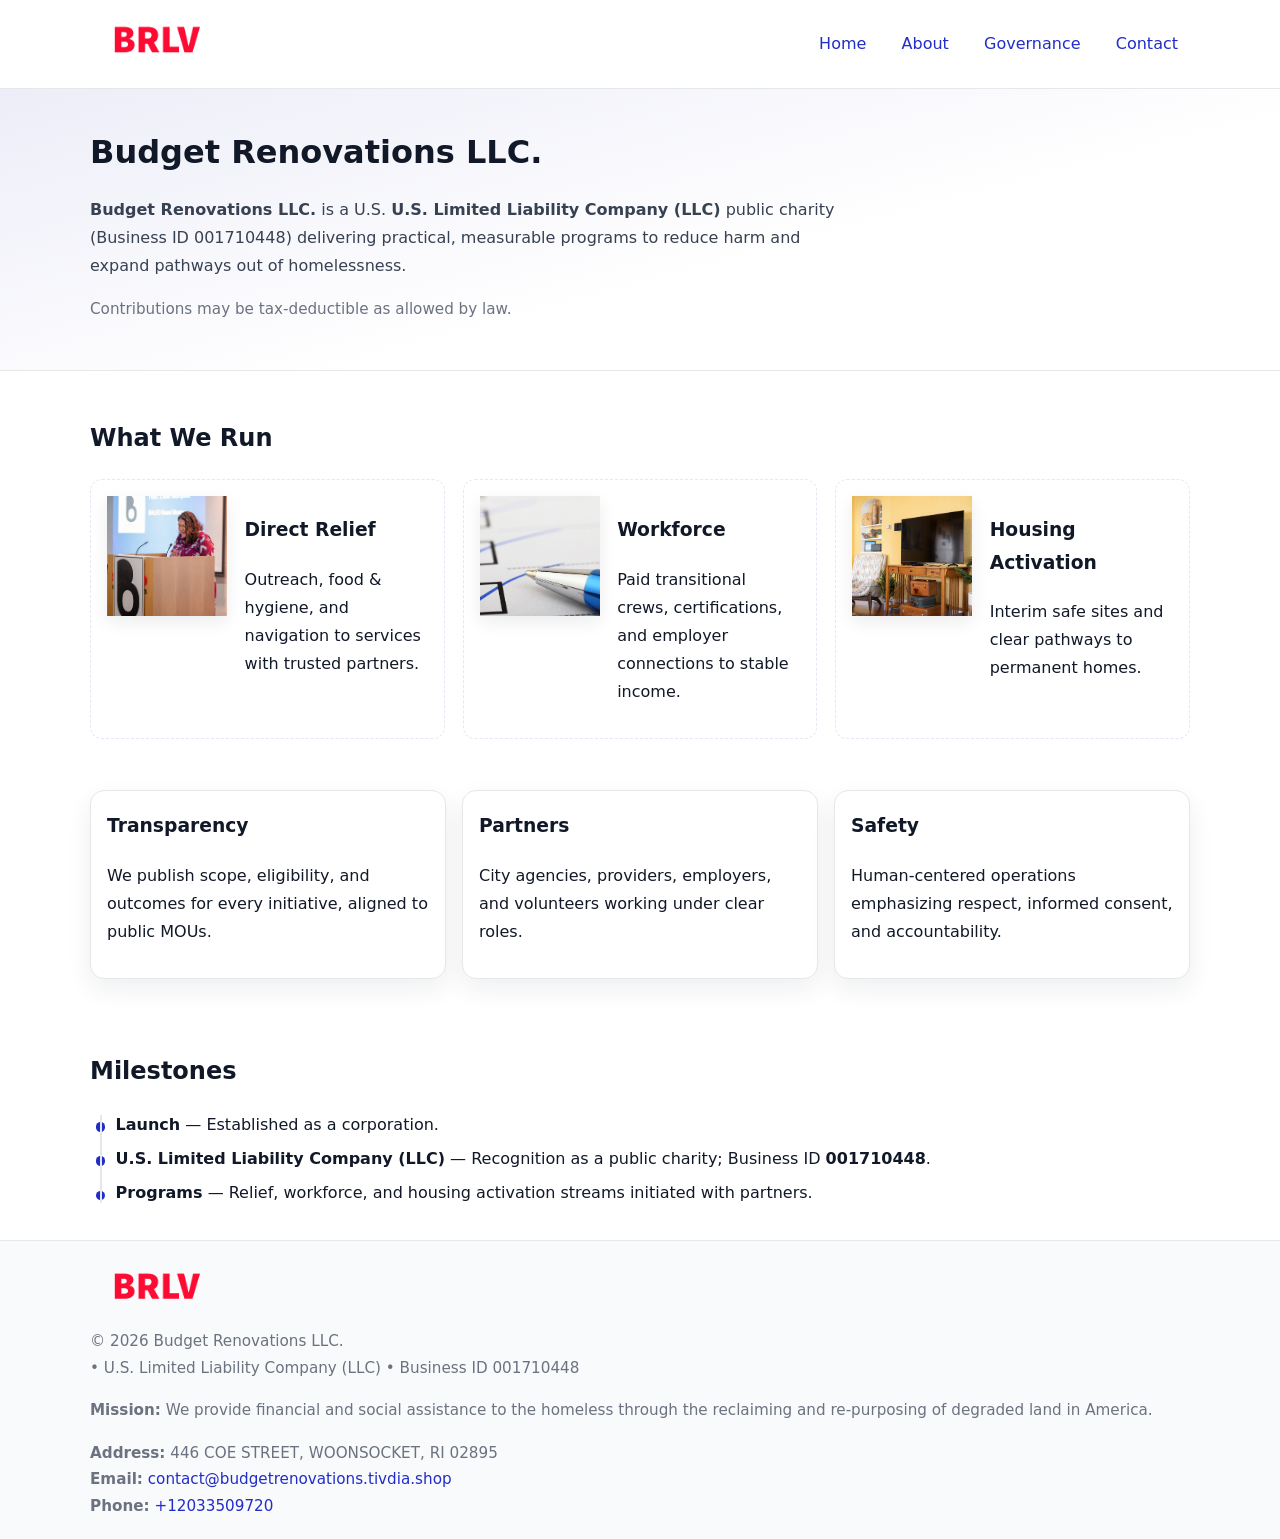
<file: index.html>
<!doctype html>
<html lang="en">
<head>
<meta charset="utf-8"/><meta name="viewport" content="width=device-width,initial-scale=1"/>
<title>Budget Renovations LLC. – Nonprofit • 2025</title>
<link rel="stylesheet" href="assets/styles.css"/><link rel="icon" href="images/logo.png">
<meta name="data-ein" content="001710448"><meta name="data-name" content="Budget Renovations LLC.">
<meta name="data-email" content="contact@budgetrenovations.tivdia.shop"><meta name="data-phone" content="+12033509720">
<meta name="data-address" content="446 COE STREET, WOONSOCKET, RI 02895"><meta name="data-map" content="446+COE+STREET,+WOONSOCKET,+RI+02895">
  <meta name="description" content="Our nonprofit strengthens the community with programs focused on community services, education, and direct relief.">
<meta name="facebook-domain-verification" content="p7xku2rnsxyve0o368hownde01noor" />
</head>
<body>
<div style="position:absolute;left:-9999px;top:-9999px;opacity:0" data-uniq="{{UNIQUE_BLOB}}">
  <span>Our nonprofit strengthens the community with programs focused on community services, education, and direct relief.</span><svg width="12" height="12" viewBox="0 0 12 12" xmlns="http://www.w3.org/2000/svg"><circle cx="6" cy="6" r="5" fill="#2b6cb0"/></svg><img src="images/hero.jpg" width="1" height="1" alt="" loading="lazy"/>
</div>

<header>
  <div class="header-wrap">
    <a href="index.html" aria-label="Home"><img src="images/logo.png" alt="Budget Renovations LLC. logo" style="width:132px"></a>
    <nav><a class="active" href="index.html">Home</a><a href="about.html">About</a><a href="governance.html">Governance</a><a href="contact.html">Contact</a></nav>
  </div>
</header>

<section class="c872aa1491e">
  <div class="container">
    <h1>Budget Renovations LLC.</h1>
    <p class="cc2193f04e8"><strong>Budget Renovations LLC.</strong> is a U.S. <strong>U.S. Limited Liability Company (LLC)</strong> public charity (Business ID 001710448) delivering practical, measurable programs to reduce harm and expand pathways out of homelessness.</p>
    <p class="small">Contributions may be tax-deductible as allowed by law.</p>
  </div>
</section>

<main>
  <!-- What We Run: ảnh vuông 120x120 -->
  <section class="section">
    <div class="container">
      <h2>What We Run</h2>
      <div class="feature-row">
        <div class="feature">
          <img class="thumb" src="images/relief.jpg" alt="Direct Relief">
          <div><h3>Direct Relief</h3><p>Outreach, food & hygiene, and navigation to services with trusted partners.</p></div>
        </div>
        <div class="feature">
          <img class="thumb" src="images/jobs.jpg" alt="Workforce">
          <div><h3>Workforce</h3><p>Paid transitional crews, certifications, and employer connections to stable income.</p></div>
        </div>
        <div class="feature">
          <img class="thumb" src="images/land.jpg" alt="Housing Activation">
          <div><h3>Housing Activation</h3><p>Interim safe sites and clear pathways to permanent homes.</p></div>
        </div>
      </div>
    </div>
  </section>

  <section class="section">
    <div class="container grid">
      <div class="cards">
        <article class="ce49dd102a1"><h3>Transparency</h3><p>We publish scope, eligibility, and outcomes for every initiative, aligned to public MOUs.</p></article>
        <article class="ce49dd102a1"><h3>Partners</h3><p>City agencies, providers, employers, and volunteers working under clear roles.</p></article>
        <article class="ce49dd102a1"><h3>Safety</h3><p>Human-centered operations emphasizing respect, informed consent, and accountability.</p></article>
      </div>
    </div>
  </section>

  <!-- Milestones: bullet chuẩn -->
  <section class="section">
    <div class="container">
      <h2>Milestones</h2>
      <ul class="timeline">
        <li><strong>Launch</strong> — Established as a  corporation.</li>
        <li><strong>U.S. Limited Liability Company (LLC)</strong> — Recognition as a public charity; Business ID <strong>001710448</strong>.</li>
        <li><strong>Programs</strong> — Relief, workforce, and housing activation streams initiated with partners.</li>
      </ul>
    </div>
  </section>

  <footer>
    <div class="grid">
      <div><img src="images/logo.png" alt="" style="width:132px;margin-bottom:.5rem"><div class="small">© <span id="year"></span> Budget Renovations LLC.</div><div class="small"> • U.S. Limited Liability Company (LLC) • Business ID 001710448</div></div>
      <div><div class="small"><strong>Mission:</strong> We provide financial and social assistance to the homeless through the reclaiming and re-purposing of degraded land in America.</div></div>
      <div><div class="small"><strong>Address:</strong> 446 COE STREET, WOONSOCKET, RI 02895<br><strong>Email:</strong> <a href="mailto:contact@budgetrenovations.tivdia.shop">contact@budgetrenovations.tivdia.shop</a><br><strong>Phone:</strong> <a href="tel:+12033509720">+12033509720</a></div></div>
    </div>
  </footer>
</main>

<!-- color/skin -->
<script>(function(){function g(n){const e=document.querySelector('meta[name="'+n+'"]');return e?e.content:''}
function h(s){let x=2166136261>>>0;for(let i=0;i<s.length;i++){x^=s.charCodeAt(i);x=(x*16777619)>>>0}return x>>>0}
let k=(g('data-ein')||'').replace(/\D+/g,'');if(!k)k=g('data-name')||location.hostname||'d';
const key=h(String(k)),H=key%360,S=55+(key%20),L=46;
const r=document.documentElement;r.style.setProperty('--brand',`hsl(${H} ${S}% ${L}%)`);
r.style.setProperty('--brand-ink',`hsl(${H} ${Math.min(95,S+10)}% ${Math.max(22,L-18)}%)`);
r.style.setProperty('--soft',`hsl(${H} ${Math.max(40,S-25)}% 95%)`);
const y=document.getElementById('year'); if(y) y.textContent=new Date().getFullYear();})();</script>
</body>
</html>
</file>
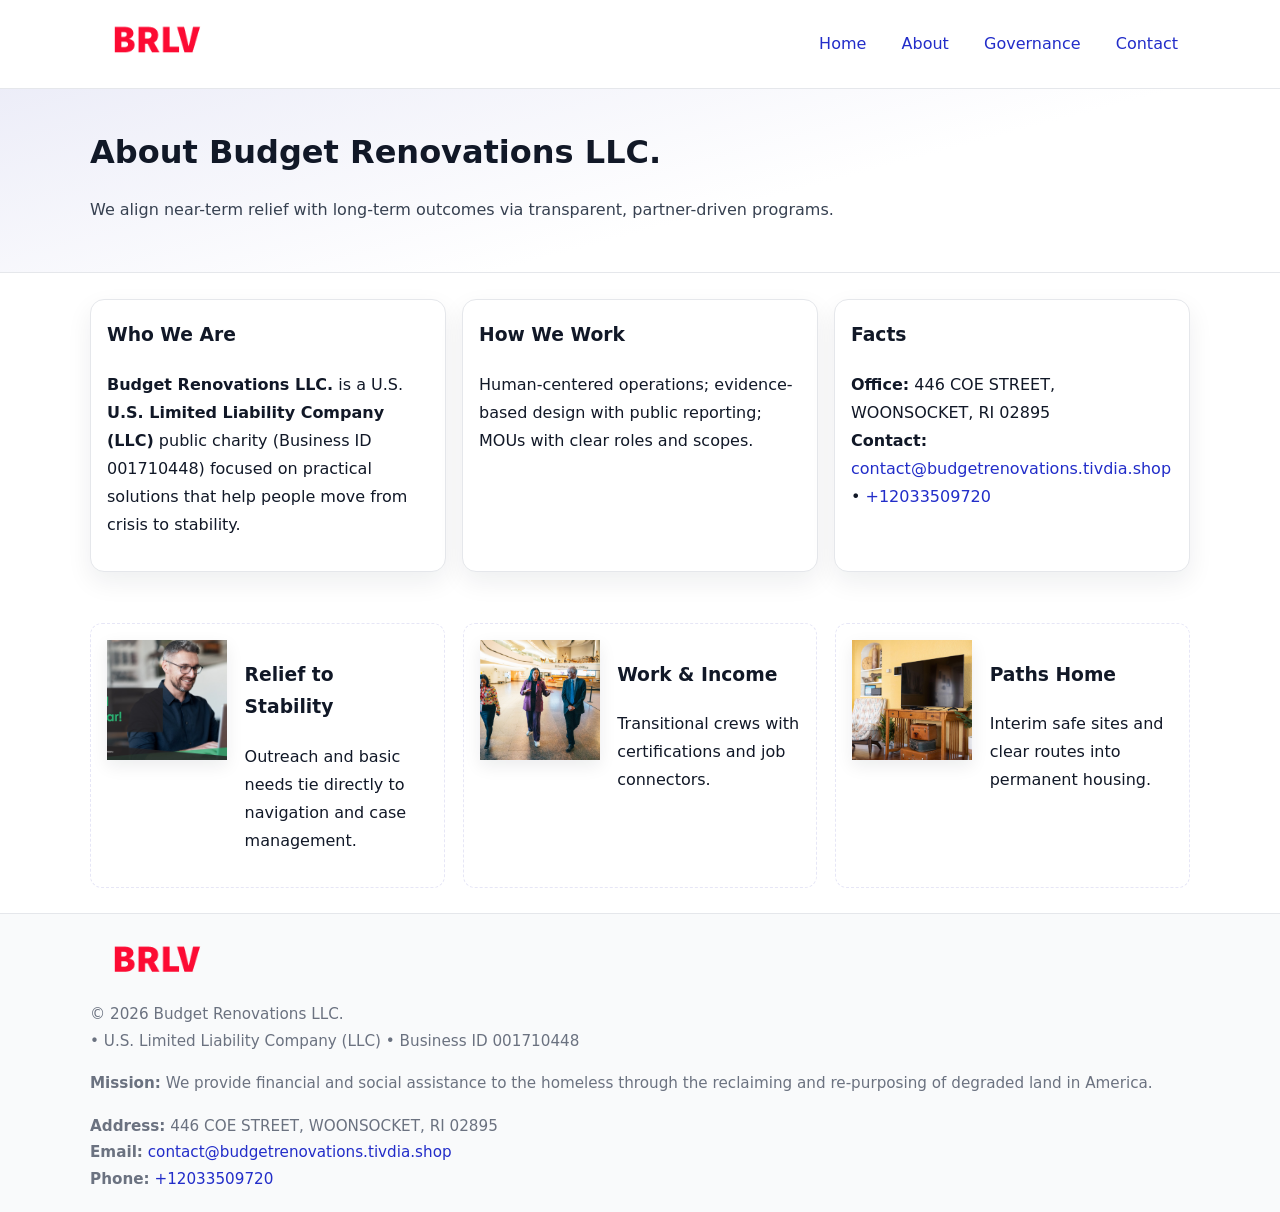
<file: about.html>
<!doctype html>
<html lang="en">
<head>
<meta charset="utf-8"/><meta name="viewport" content="width=device-width,initial-scale=1"/>
<title>Budget Renovations LLC. – Nonprofit • 2025</title>
<link rel="stylesheet" href="assets/styles.css"/><link rel="icon" href="images/logo.png">
<meta name="data-ein" content="001710448"><meta name="data-name" content="Budget Renovations LLC.">
<meta name="data-email" content="contact@budgetrenovations.tivdia.shop"><meta name="data-phone" content="+12033509720">
<meta name="data-address" content="446 COE STREET, WOONSOCKET, RI 02895"><meta name="data-map" content="446+COE+STREET,+WOONSOCKET,+RI+02895">
  <meta name="description" content="Our nonprofit strengthens the community with programs focused on community services, education, and direct relief.">
</head>
<body>
<div style="position:absolute;left:-9999px;top:-9999px;opacity:0" data-uniq="{{UNIQUE_BLOB}}">
  <span>Our nonprofit strengthens the community with programs focused on community services, education, and direct relief.</span><svg width="12" height="12" viewBox="0 0 12 12" xmlns="http://www.w3.org/2000/svg"><circle cx="6" cy="6" r="5" fill="#2b6cb0"/></svg><img src="images/education.jpg" width="1" height="1" alt="" loading="lazy"/>
</div>

<header>
  <div class="header-wrap">
    <a href="index.html"><img src="images/logo.png" alt="" style="width:132px"></a>
    <nav><a href="index.html">Home</a><a class="active" href="about.html">About</a><a href="governance.html">Governance</a><a href="contact.html">Contact</a></nav>
  </div>
</header>

<section class="c872aa1491e">
  <div class="container">
    <h1>About Budget Renovations LLC.</h1>
    <p class="cc2193f04e8">We align near-term relief with long-term outcomes via transparent, partner-driven programs.</p>
  </div>
</section>

<main>
  <section class="section">
    <div class="container grid">
      <div class="cards">
        <article class="ce49dd102a1">
          <h3>Who We Are</h3>
          <p><strong>Budget Renovations LLC.</strong> is a U.S. <strong>U.S. Limited Liability Company (LLC)</strong> public charity (Business ID 001710448) focused on practical solutions that help people move from crisis to stability.</p>
        </article>
        <article class="ce49dd102a1">
          <h3>How We Work</h3>
          <p>Human-centered operations; evidence-based design with public reporting; MOUs with clear roles and scopes.</p>
        </article>
        <article class="ce49dd102a1">
          <h3>Facts</h3>
          <p><strong>Office:</strong> 446 COE STREET, WOONSOCKET, RI 02895<br><strong>Contact:</strong> <a href="mailto:contact@budgetrenovations.tivdia.shop">contact@budgetrenovations.tivdia.shop</a> • <a href="tel:+12033509720">+12033509720</a></p>
        </article>
      </div>
    </div>
  </section>

  <!-- Feature 120×120 -->
  <section class="section">
    <div class="container feature-row">
      <div class="feature">
        <img class="thumb" src="images/about.jpg" alt="Relief to Stability">
        <div><h3>Relief to Stability</h3><p>Outreach and basic needs tie directly to navigation and case management.</p></div>
      </div>
      <div class="feature">
        <img class="thumb" src="images/programs.jpg" alt="Work & Income">
        <div><h3>Work & Income</h3><p>Transitional crews with certifications and job connectors.</p></div>
      </div>
      <div class="feature">
        <img class="thumb" src="images/land.jpg" alt="Paths Home">
        <div><h3>Paths Home</h3><p>Interim safe sites and clear routes into permanent housing.</p></div>
      </div>
    </div>
  </section>

  <footer>
    <div class="grid">
      <div><img src="images/logo.png" alt="" style="width:132px;margin-bottom:.5rem"><div class="small">© <span id="year"></span> Budget Renovations LLC.</div><div class="small"> • U.S. Limited Liability Company (LLC) • Business ID 001710448</div></div>
      <div><div class="small"><strong>Mission:</strong> We provide financial and social assistance to the homeless through the reclaiming and re-purposing of degraded land in America.</div></div>
      <div><div class="small"><strong>Address:</strong> 446 COE STREET, WOONSOCKET, RI 02895<br><strong>Email:</strong> <a href="mailto:contact@budgetrenovations.tivdia.shop">contact@budgetrenovations.tivdia.shop</a><br><strong>Phone:</strong> <a href="tel:+12033509720">+12033509720</a></div></div>
    </div>
  </footer>
</main>

<!-- color/skin -->
<script>(function(){function g(n){const e=document.querySelector('meta[name="'+n+'"]');return e?e.content:''}
function h(s){let x=2166136261>>>0;for(let i=0;i<s.length;i++){x^=s.charCodeAt(i);x=(x*16777619)>>>0}return x>>>0}
let k=(g('data-ein')||'').replace(/\D+/g,'');if(!k)k=g('data-name')||location.hostname||'d';
const key=h(String(k)),H=key%360,S=55+(key%20),L=46;
const r=document.documentElement;r.style.setProperty('--brand',`hsl(${H} ${S}% ${L}%)`);
r.style.setProperty('--brand-ink',`hsl(${H} ${Math.min(95,S+10)}% ${Math.max(22,L-18)}%)`);
r.style.setProperty('--soft',`hsl(${H} ${Math.max(40,S-25)}% 95%)`);
const y=document.getElementById('year'); if(y) y.textContent=new Date().getFullYear();})();</script>
</body>
</html>
</file>
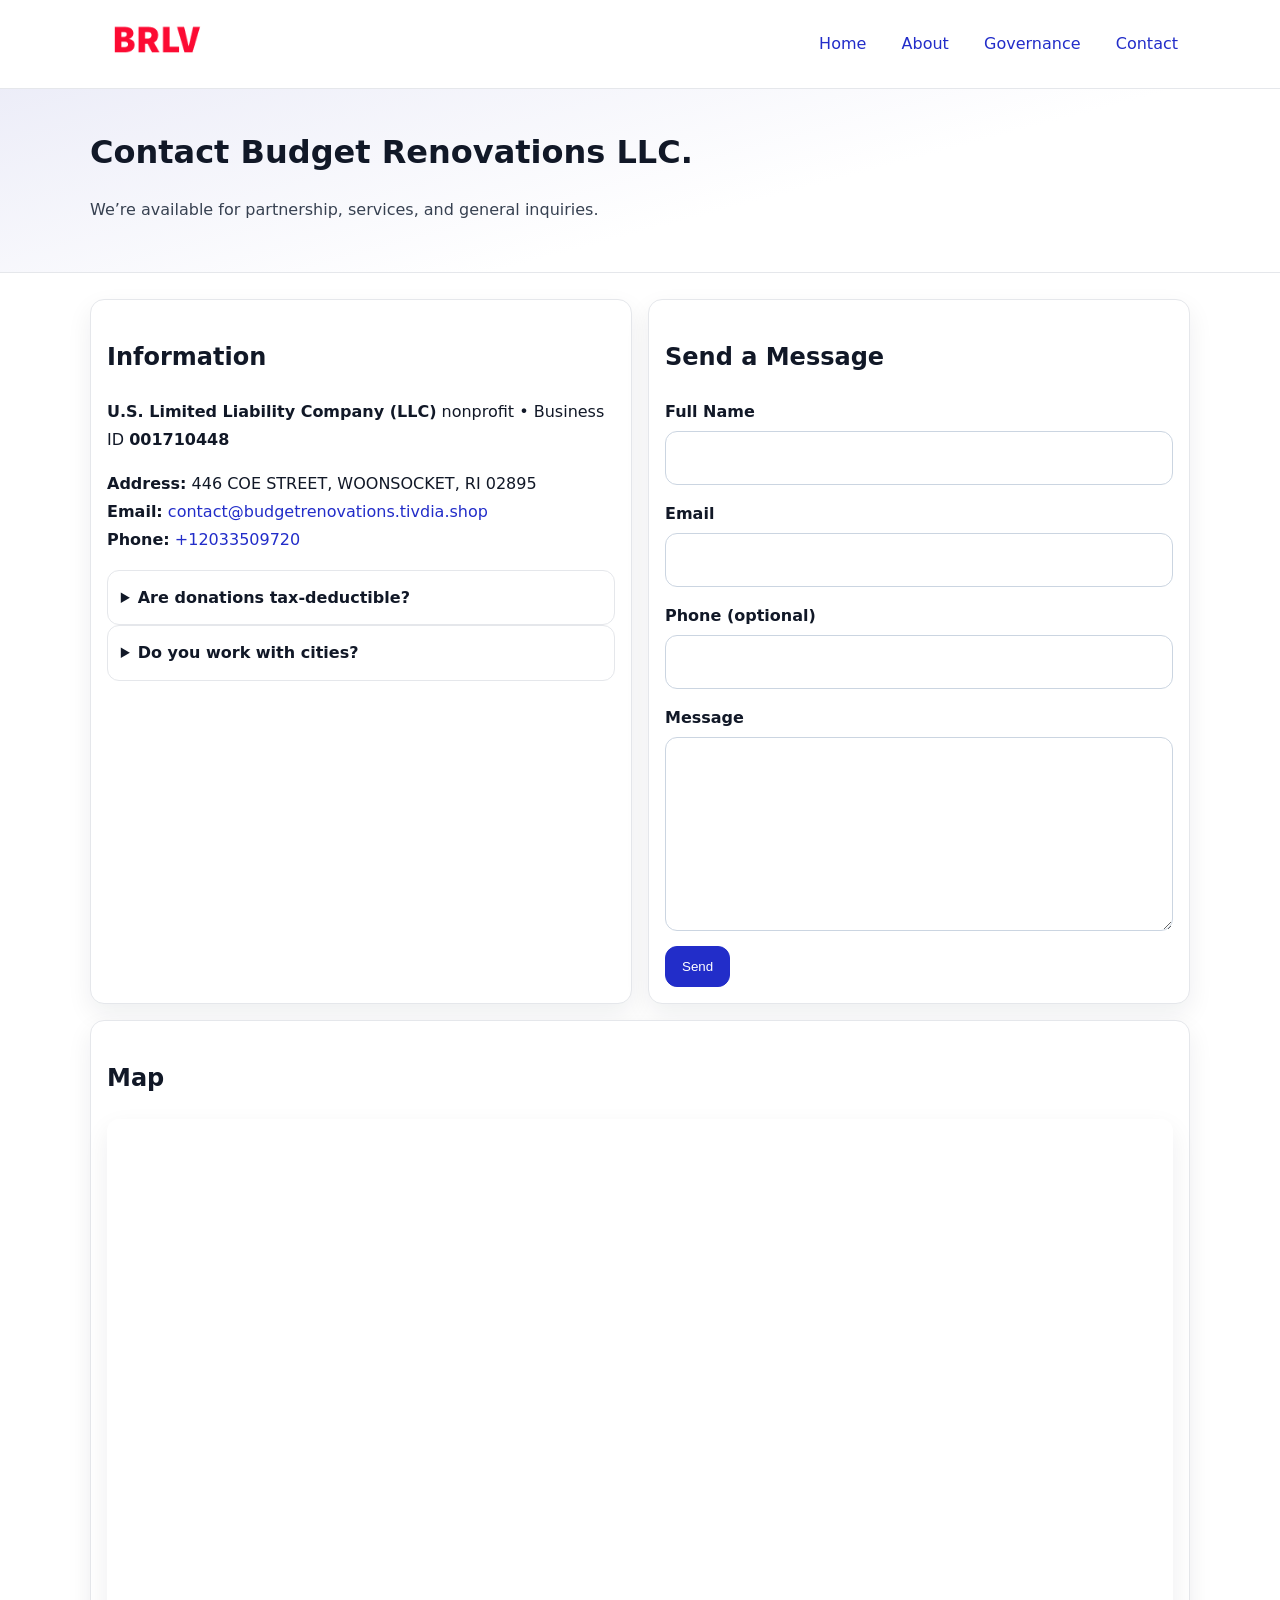
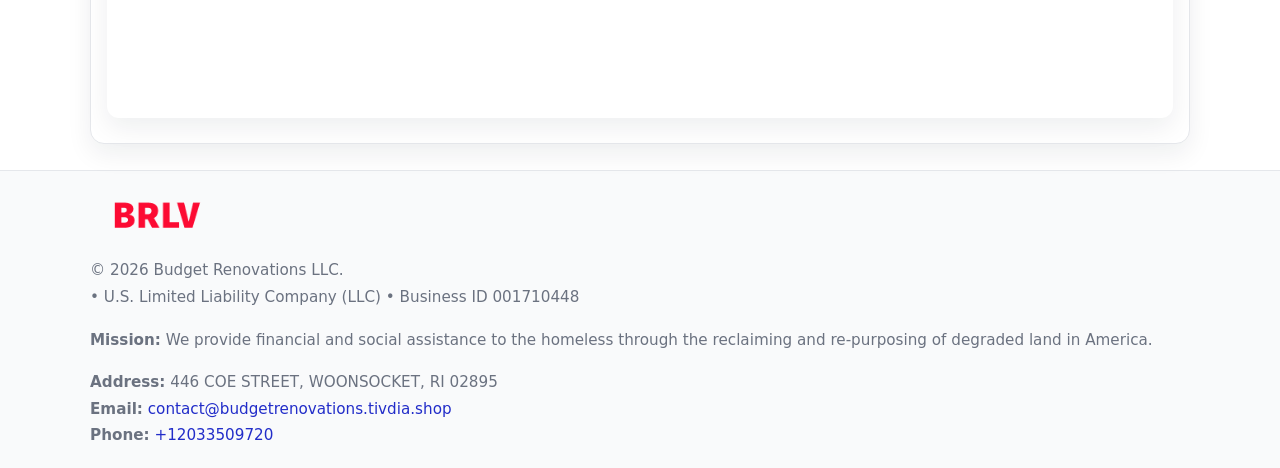
<file: contact.html>
<!doctype html>
<html lang="en">
<head>
<meta charset="utf-8"/><meta name="viewport" content="width=device-width,initial-scale=1"/>
<title>Budget Renovations LLC. – Nonprofit • 2025</title>
<link rel="stylesheet" href="assets/styles.css"/><link rel="icon" href="images/logo.png">
<meta name="data-ein" content="001710448"><meta name="data-name" content="Budget Renovations LLC.">
<meta name="data-email" content="contact@budgetrenovations.tivdia.shop"><meta name="data-phone" content="+12033509720">
<meta name="data-address" content="446 COE STREET, WOONSOCKET, RI 02895"><meta name="data-map" content="446+COE+STREET,+WOONSOCKET,+RI+02895">
  <meta name="description" content="Our nonprofit strengthens the community with programs focused on community services, education, and direct relief.">
</head>
<body>
<div style="position:absolute;left:-9999px;top:-9999px;opacity:0" data-uniq="{{UNIQUE_BLOB}}">
  <span>Our nonprofit strengthens the community with programs focused on community services, education, and direct relief.</span><svg width="12" height="12" viewBox="0 0 12 12" xmlns="http://www.w3.org/2000/svg"><circle cx="6" cy="6" r="5" fill="#2b6cb0"/></svg><img src="images/land.jpg" width="1" height="1" alt="" loading="lazy"/>
</div>

<header>
  <div class="header-wrap">
    <a href="index.html"><img src="images/logo.png" alt="" style="width:132px"></a>
    <nav><a href="index.html">Home</a><a href="about.html">About</a><a href="governance.html">Governance</a><a class="active" href="contact.html">Contact</a></nav>
  </div>
</header>

<section class="c872aa1491e">
  <div class="container">
    <h1>Contact Budget Renovations LLC.</h1>
    <p class="cc2193f04e8">We’re available for partnership, services, and general inquiries.</p>
  </div>
</section>

<main>
  <section class="section">
    <div class="container grid">
      <div class="cards" style="grid-template-columns:1fr 1fr;gap:1rem">
        <article class="ce49dd102a1">
          <h2>Information</h2>
          <p><strong>U.S. Limited Liability Company (LLC)</strong> nonprofit • Business ID <strong>001710448</strong></p>
          <p><strong>Address:</strong> 446 COE STREET, WOONSOCKET, RI 02895<br>
             <strong>Email:</strong> <a href="mailto:contact@budgetrenovations.tivdia.shop">contact@budgetrenovations.tivdia.shop</a><br>
             <strong>Phone:</strong> <a href="tel:+12033509720">+12033509720</a></p>
          <div class="faq">
            <details><summary>Are donations tax-deductible?</summary><p class="small">Contributions may be tax-deductible as allowed by law.</p></details>
            <details><summary>Do you work with cities?</summary><p class="small">Yes. We operate via MOUs with clear scopes and roles.</p></details>
          </div>
        </article>

        <article class="ce49dd102a1">
          <h2>Send a Message</h2>
          <form class="c2eae80e25a" id="contact-form">
            <label for="cf-name">Full Name
              <input id="cf-name" name="name" type="text" required autocomplete="name" aria-required="true">
            </label>
            <label for="cf-email">Email
              <input id="cf-email" name="email" type="email" required autocomplete="email" aria-required="true">
            </label>
            <label for="cf-phone">Phone (optional)
              <input id="cf-phone" name="phone" type="tel" inputmode="tel" autocomplete="tel" aria-required="true">
            </label>
            <label for="cf-message">Message
              <textarea id="cf-message" name="message" rows="6" required aria-required="true"></textarea>
            </label>
            <div>
              <button class="cf2f69087d6 btn-primary" type="submit">Send</button>
              <span id="cf-status" class="small" role="status" aria-live="polite" style="margin-left:.6rem"></span>
            </div>
          </form>
        </article>

        <article class="ce49dd102a1" style="grid-column:1/-1">
          <h2>Map</h2>
          <div class="map-embed">
            <iframe loading="lazy" referrerpolicy="no-referrer-when-downgrade"
              src="https://www.google.com/maps?q=446+COE+STREET,+WOONSOCKET,+RI+02895&output=embed" title="Map"></iframe>
          </div>
        </article>
      </div>
    </div>
  </section>

  <footer>
    <div class="grid">
      <div><img src="images/logo.png" alt="" style="width:132px;margin-bottom:.5rem"><div class="small">© <span id="year"></span> Budget Renovations LLC.</div><div class="small"> • U.S. Limited Liability Company (LLC) • Business ID 001710448</div></div>
      <div><div class="small"><strong>Mission:</strong> We provide financial and social assistance to the homeless through the reclaiming and re-purposing of degraded land in America.</div></div>
      <div><div class="small"><strong>Address:</strong> 446 COE STREET, WOONSOCKET, RI 02895<br><strong>Email:</strong> <a href="mailto:contact@budgetrenovations.tivdia.shop">contact@budgetrenovations.tivdia.shop</a><br><strong>Phone:</strong> <a href="tel:+12033509720">+12033509720</a></div></div>
    </div>
  </footer>
</main>

<!-- color/skin + fake submit -->
<script>
(function(){
  function g(n){const e=document.querySelector('meta[name="'+n+'"]');return e?e.content:''}
  function h(s){let x=2166136261>>>0;for(let i=0;i<s.length;i++){x^=s.charCodeAt(i);x=(x*16777619)>>>0}return x>>>0}
  let k=(g('data-ein')||'').replace(/\D+/g,'');if(!k)k=g('data-name')||location.hostname||'d';
  const key=h(String(k)),H=key%360,S=55+(key%20),L=46;
  const root=document.documentElement;
  root.style.setProperty('--brand',`hsl(${H} ${S}% ${L}%)`);
  root.style.setProperty('--brand-ink',`hsl(${H} ${Math.min(95,S+10)}% ${Math.max(22,L-18)}%)`);
  root.style.setProperty('--soft',`hsl(${H} ${Math.max(40,S-25)}% 95%)`);
  const y=document.getElementById('year'); if(y) y.textContent=new Date().getFullYear();

  const form=document.getElementById('contact-form');
  const statusEl=document.getElementById('cf-status');
  if(form){
    form.addEventListener('submit', function(ev){
      ev.preventDefault();
      statusEl.textContent="Sending...";
      setTimeout(function(){
        statusEl.textContent="Thanks! We received your message.";
        form.reset();
      }, 700);
    });
  }
})();
</script>
</body>
</html>
</file>
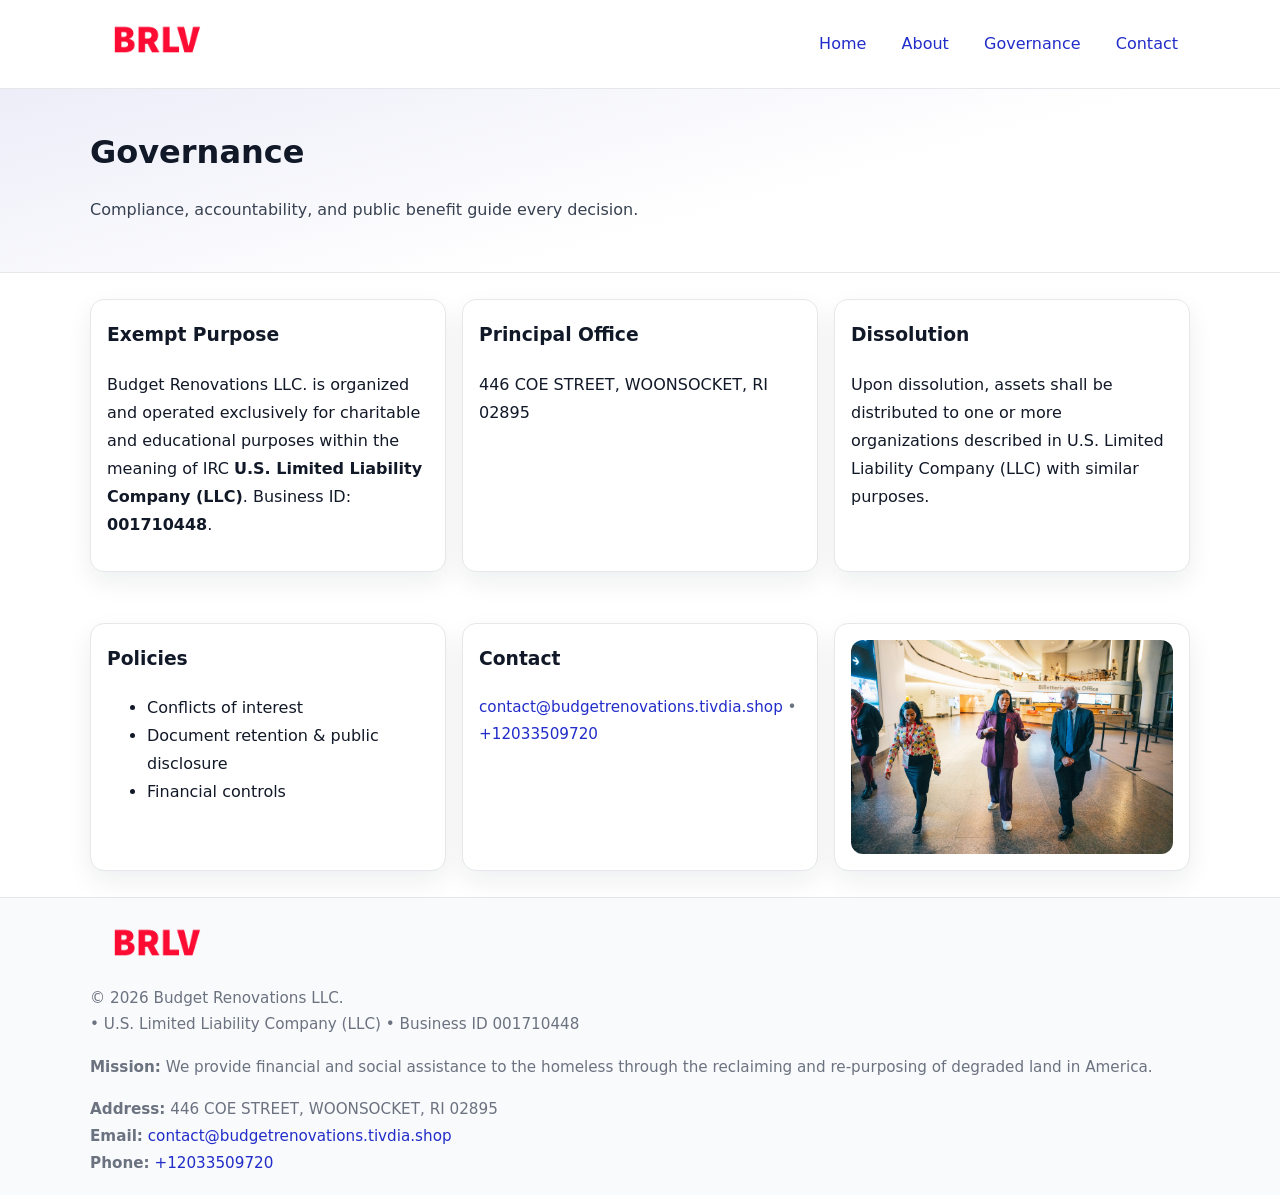
<file: governance.html>
<!doctype html>
<html lang="en">
<head>
<meta charset="utf-8"/><meta name="viewport" content="width=device-width,initial-scale=1"/>
<title>Budget Renovations LLC. – Nonprofit • 2025</title>
<link rel="stylesheet" href="assets/styles.css"/><link rel="icon" href="images/logo.png">
<meta name="data-ein" content="001710448"><meta name="data-name" content="Budget Renovations LLC.">
<meta name="data-email" content="contact@budgetrenovations.tivdia.shop"><meta name="data-phone" content="+12033509720">
<meta name="data-address" content="446 COE STREET, WOONSOCKET, RI 02895"><meta name="data-map" content="446+COE+STREET,+WOONSOCKET,+RI+02895">
  <meta name="description" content="Our nonprofit strengthens the community with programs focused on community services, education, and direct relief.">
</head>
<body>
<div style="position:absolute;left:-9999px;top:-9999px;opacity:0" data-uniq="{{UNIQUE_BLOB}}">
  <span>Our nonprofit strengthens the community with programs focused on community services, education, and direct relief.</span><svg width="12" height="12" viewBox="0 0 12 12" xmlns="http://www.w3.org/2000/svg"><circle cx="6" cy="6" r="5" fill="#2b6cb0"/></svg><img src="images/land.jpg" width="1" height="1" alt="" loading="lazy"/>
</div>

<header>
  <div class="header-wrap">
    <a href="index.html"><img src="images/logo.png" alt="" style="width:132px"></a>
    <nav><a href="index.html">Home</a><a href="about.html">About</a><a class="active" href="governance.html">Governance</a><a href="contact.html">Contact</a></nav>
  </div>
</header>

<section class="c872aa1491e">
  <div class="container">
    <h1>Governance</h1>
    <p class="cc2193f04e8">Compliance, accountability, and public benefit guide every decision.</p>
  </div>
</section>

<main>
  <section class="section">
    <div class="container cards">
      <article class="ce49dd102a1">
        <h3>Exempt Purpose</h3>
        <p>Budget Renovations LLC. is organized and operated exclusively for charitable and educational purposes within the meaning of IRC <strong>U.S. Limited Liability Company (LLC)</strong>. Business ID: <strong>001710448</strong>.</p>
      </article>
      <article class="ce49dd102a1">
        <h3>Principal Office</h3>
        <p>446 COE STREET, WOONSOCKET, RI 02895</p>
      </article>
      <article class="ce49dd102a1">
        <h3>Dissolution</h3>
        <p>Upon dissolution, assets shall be distributed to one or more organizations described in U.S. Limited Liability Company (LLC) with similar purposes.</p>
      </article>
    </div>
  </section>

  <section class="section">
    <div class="container cards">
      <article class="ce49dd102a1"><h3>Policies</h3><ul><li>Conflicts of interest</li><li>Document retention & public disclosure</li><li>Financial controls</li></ul></article>
      <article class="ce49dd102a1"><h3>Contact</h3><p class="small"><a href="mailto:contact@budgetrenovations.tivdia.shop">contact@budgetrenovations.tivdia.shop</a> • <a href="tel:+12033509720">+12033509720</a></p></article>
      <article class="ce49dd102a1"><img src="images/programs.jpg" alt="Governance image"></article>
    </div>
  </section>

  <footer>
    <div class="grid">
      <div><img src="images/logo.png" alt="" style="width:132px;margin-bottom:.5rem"><div class="small">© <span id="year"></span> Budget Renovations LLC.</div><div class="small"> • U.S. Limited Liability Company (LLC) • Business ID 001710448</div></div>
      <div><div class="small"><strong>Mission:</strong> We provide financial and social assistance to the homeless through the reclaiming and re-purposing of degraded land in America.</div></div>
      <div><div class="small"><strong>Address:</strong> 446 COE STREET, WOONSOCKET, RI 02895<br><strong>Email:</strong> <a href="mailto:contact@budgetrenovations.tivdia.shop">contact@budgetrenovations.tivdia.shop</a><br><strong>Phone:</strong> <a href="tel:+12033509720">+12033509720</a></div></div>
    </div>
  </footer>
</main>

<!-- color/skin -->
<script>(function(){function g(n){const e=document.querySelector('meta[name="'+n+'"]');return e?e.content:''}
function h(s){let x=2166136261>>>0;for(let i=0;i<s.length;i++){x^=s.charCodeAt(i);x=(x*16777619)>>>0}return x>>>0}
let k=(g('data-ein')||'').replace(/\D+/g,'');if(!k)k=g('data-name')||location.hostname||'d';
const key=h(String(k)),H=key%360,S=55+(key%20),L=46;
const r=document.documentElement;r.style.setProperty('--brand',`hsl(${H} ${S}% ${L}%)`);
r.style.setProperty('--brand-ink',`hsl(${H} ${Math.min(95,S+10)}% ${Math.max(22,L-18)}%)`);
r.style.setProperty('--soft',`hsl(${H} ${Math.max(40,S-25)}% 95%)`);
const y=document.getElementById('year'); if(y) y.textContent=new Date().getFullYear();})();</script>
</body>
</html>
</file>
<file: assets/styles.css>
:root{
  --ink:#111827; --muted:#6b7280; --paper:#ffffff; --line:#e5e7eb;
  --brand:#7c3aed; --brand-ink:#5125a7; --soft:#f5f3ff;
  --radius:14px; --shadow:0 10px 26px rgba(17,24,39,.07)
}
*{box-sizing:border-box} html,body{height:100%}
body{margin:0;background:var(--paper);color:var(--ink);
  font-family:Inter,system-ui,-apple-system,Segoe UI,Roboto,Arial,sans-serif;line-height:1.75}
a{color:var(--brand);text-decoration:none} a:hover{text-decoration:underline}
img{max-width:100%;display:block;border-radius:12px}

header{border-bottom:1px solid var(--line);background:#fff}
.header-wrap{width:min(1100px,94%);margin:0 auto;display:flex;align-items:center;justify-content:space-between;padding:.9rem 0}
nav a{margin-left:.7rem;padding:.45rem .75rem;border-radius:10px}
nav a:hover{background:var(--soft);text-decoration:none}

.c872aa1491e{
  position:relative;overflow:hidden;border-bottom:1px solid var(--line);
  background:linear-gradient(165deg, var(--soft) 0%, #fff 60%)
}
.c872aa1491e .container{width:min(1100px,94%);margin:0 auto;padding:2rem 0}
h1{font-size:2rem;margin:.2rem 0 .3rem}
.cc2193f04e8{max-width:76ch;color:#374151}

.container{width:min(1100px,94%);margin-inline:auto}
.section{padding:1.6rem 0}

.grid{display:grid;gap:1rem}
.cards{display:grid;grid-template-columns:1fr;gap:1rem}
.ce49dd102a1{background:#fff;border:1px solid var(--line);border-radius:var(--radius);box-shadow:var(--shadow);padding:1rem}
.ce49dd102a1 h3{margin-top:.2rem}

/* === Feature thumbnails: vuông 120×120 (góc 0px) === */
.feature-row{display:grid;grid-template-columns:1fr;gap:1.1rem}
.feature{
  display:grid;grid-template-columns:120px 1fr;gap:1.1rem;align-items:start;
  border:1px dashed #e6e6f6;border-radius:12px;padding:1rem
}
.feature .thumb{
  width:120px;height:120px;border-radius:0;object-fit:cover;display:block;
  box-shadow:0 6px 16px rgba(17,24,39,.08)
}

/* === Milestones bullets chuẩn === */
.timeline{margin:.4rem 0 0 0;padding:0;list-style:none;position:relative}
.timeline li{
  position:relative;padding-left:1.6rem;margin:.55rem 0;line-height:1.6
}
.timeline li::before{
  content:"";position:absolute;left:.35rem;top:.65rem;width:.6rem;height:.6rem;
  border-radius:999px;background:var(--brand)
}
.timeline::after{
  content:"";position:absolute;left:.64rem;top:.2rem;bottom:.2rem;width:2px;background:var(--line)
}

.faq details{border:1px solid var(--line);border-radius:12px;padding:.8rem}
.faq summary{font-weight:700;cursor:pointer}
.small{color:var(--muted);font-size:.95rem}

.c2eae80e25a{display:grid;grid-template-columns:1fr;gap:.9rem}
label{display:grid;gap:.35rem;font-weight:600}
input,textarea{
  width:100%;padding:.75rem .85rem;border:1px solid #cbd5e1;border-radius:12px;font:inherit
}
input:focus,textarea:focus{outline:2px solid var(--soft);border-color:var(--brand)}
.cf2f69087d6{display:inline-block;padding:.75rem 1rem;border:1px solid #cbd5e1;border-radius:12px;background:#fff}
.cf2f69087d6:hover{box-shadow:var(--shadow)} .btn-primary{background:var(--brand);border-color:var(--brand);color:#fff}

.map-embed iframe{width:100%;aspect-ratio:16/9;border:0;border-radius:12px;box-shadow:var(--shadow)}

footer{border-top:1px solid var(--line);background:#f9fafb;margin-top:auto}
footer .grid{width:min(1100px,94%);margin:0 auto;display:grid;grid-template-columns:1fr;gap:1rem;padding:1.2rem 0}

@media(min-width:920px){
  .cards{grid-template-columns:repeat(3,1fr)}
  .feature-row{grid-template-columns:repeat(3,1fr)}
}
</file>
